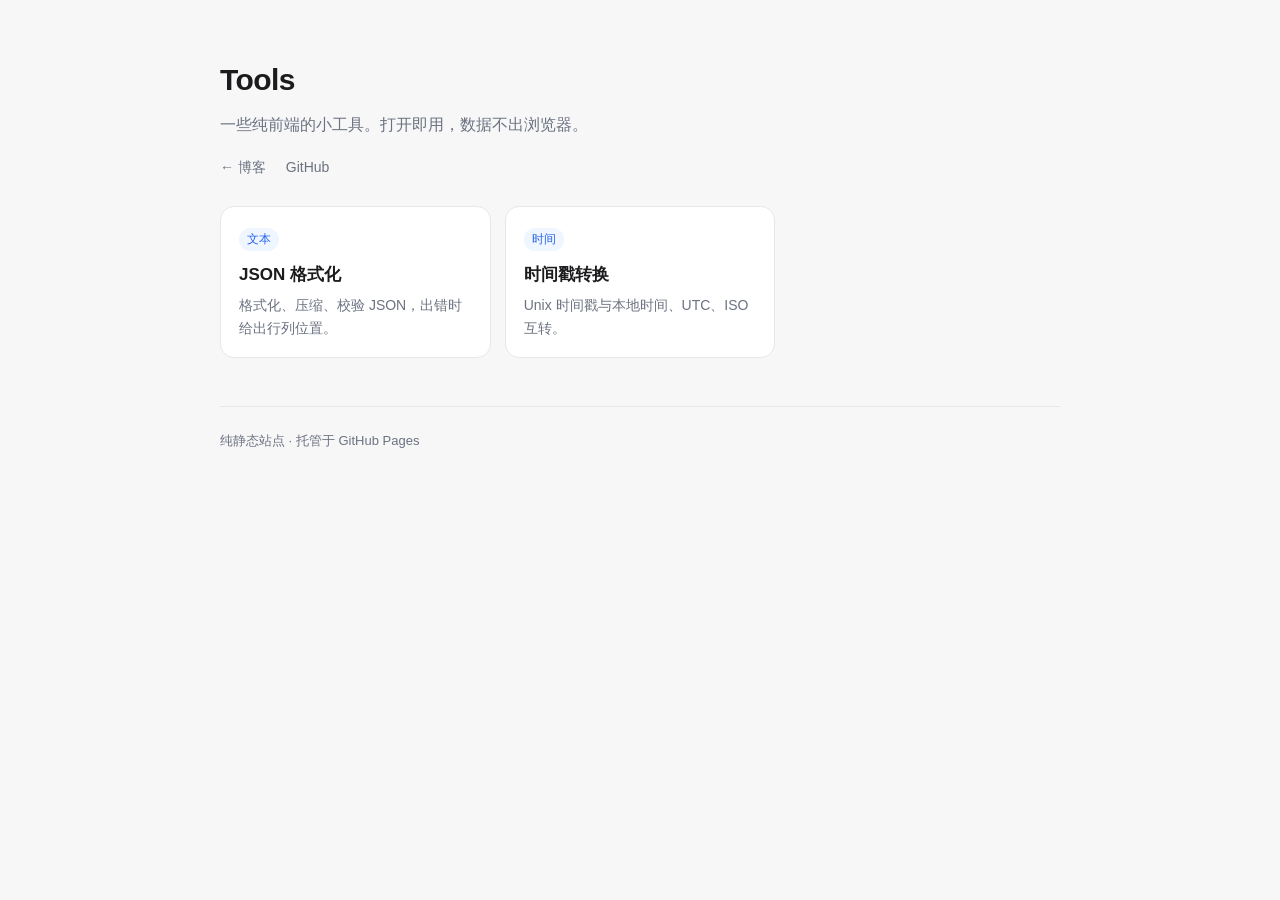
<file: index.html>
<!doctype html>
<html lang="zh-CN">
<head>
<meta charset="utf-8">
<meta name="viewport" content="width=device-width, initial-scale=1">
<title>Tools · pycv</title>
<meta name="description" content="一些纯前端的小工具，打开即用，数据不上传。">
<link rel="stylesheet" href="./assets/style.css">
</head>
<body>
<div class="wrap">
  <header class="site">
    <h1>Tools</h1>
    <p>一些纯前端的小工具。打开即用，数据不出浏览器。</p>
    <nav class="nav">
      <a href="https://pycv.github.io/blog/">← 博客</a>
      <a href="https://github.com/pycv/tools">GitHub</a>
    </nav>
  </header>

  <main class="grid">
    <a class="card" href="./json-formatter/">
      <span class="tag">文本</span>
      <h2>JSON 格式化</h2>
      <p>格式化、压缩、校验 JSON，出错时给出行列位置。</p>
    </a>
    <a class="card" href="./timestamp/">
      <span class="tag">时间</span>
      <h2>时间戳转换</h2>
      <p>Unix 时间戳与本地时间、UTC、ISO 互转。</p>
    </a>
  </main>

  <footer class="site">
    <div>纯静态站点 · 托管于 GitHub Pages</div>
  </footer>
</div>
</body>
</html>
</file>
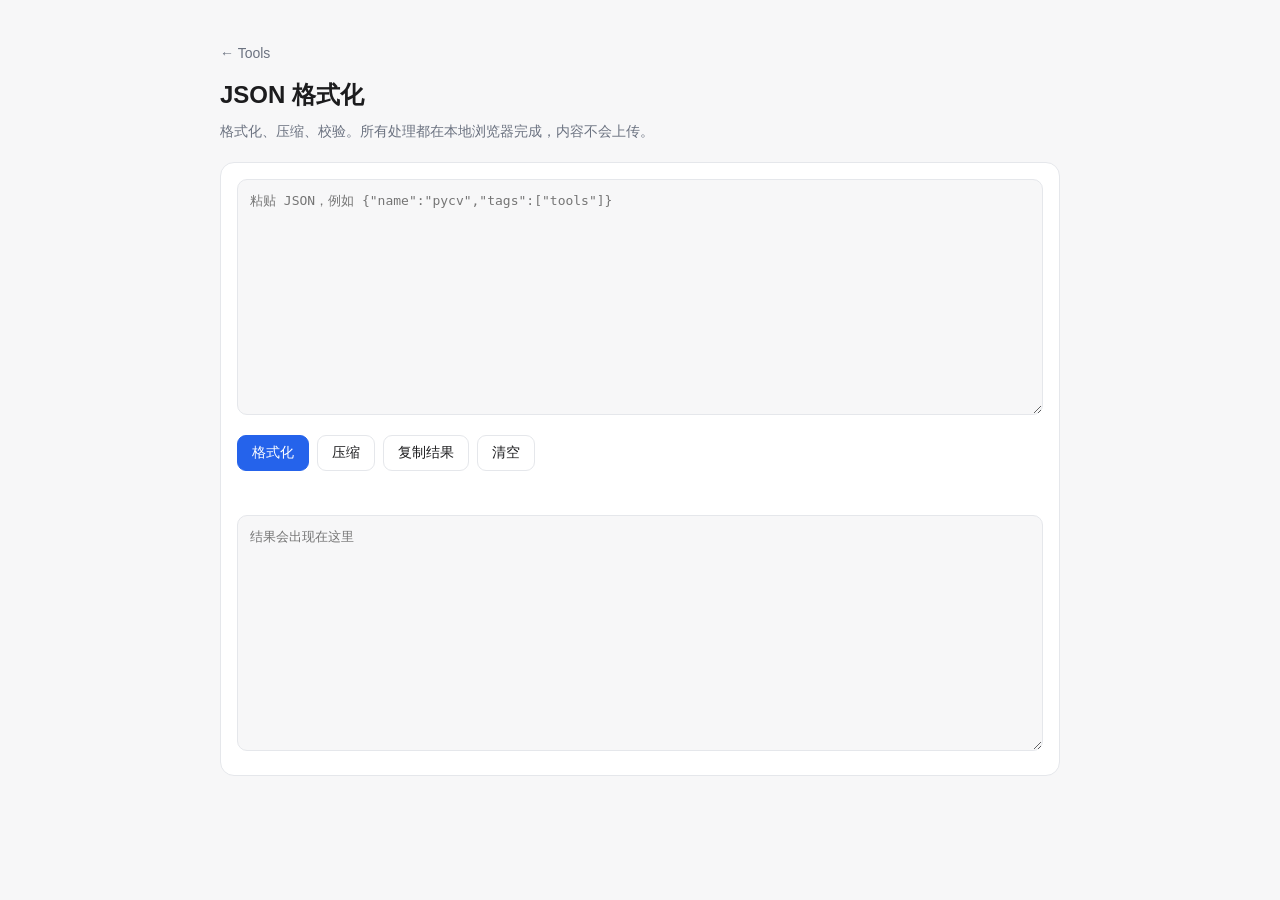
<file: json-formatter/index.html>
<!doctype html>
<html lang="zh-CN">
<head>
<meta charset="utf-8">
<meta name="viewport" content="width=device-width, initial-scale=1">
<title>JSON 格式化 · Tools</title>
<meta name="description" content="在线格式化、压缩、校验 JSON，所有处理都在浏览器本地完成。">
<link rel="stylesheet" href="../assets/style.css">
</head>
<body>
<div class="wrap">
  <div class="tool-head">
    <a href="../">← Tools</a>
    <h1>JSON 格式化</h1>
    <p>格式化、压缩、校验。所有处理都在本地浏览器完成，内容不会上传。</p>
  </div>

  <div class="panel">
    <textarea id="input" rows="14" spellcheck="false" placeholder='粘贴 JSON，例如 {"name":"pycv","tags":["tools"]}'></textarea>
    <div class="row">
      <button class="primary" id="format">格式化</button>
      <button id="minify">压缩</button>
      <button id="copy">复制结果</button>
      <button id="clear">清空</button>
      <span class="meta" id="stats"></span>
    </div>
    <div class="error" id="error"></div>
    <div class="result"><textarea id="output" rows="14" spellcheck="false" readonly placeholder="结果会出现在这里"></textarea></div>
  </div>
</div>

<script>
(function () {
  var input = document.getElementById('input');
  var output = document.getElementById('output');
  var error = document.getElementById('error');
  var stats = document.getElementById('stats');

  function parse() {
    var raw = input.value.trim();
    if (!raw) { throw new Error('输入为空'); }
    try {
      return { value: JSON.parse(raw), raw: raw };
    } catch (e) {
      var m = /position\s+(\d+)/i.exec(e.message);
      var msg = e.message;
      if (m) {
        var pos = Number(m[1]);
        var before = input.value.slice(0, pos);
        var line = before.split('\n').length;
        var col = pos - before.lastIndexOf('\n');
        msg += '（第 ' + line + ' 行，第 ' + col + ' 列）';
      }
      throw new Error(msg);
    }
  }

  function render(text) {
    output.value = text;
    var bytes = new Blob([text]).size;
    stats.textContent = text.length + ' 字符 · ' + bytes + ' 字节 · ' + text.split('\n').length + ' 行';
  }

  function run(mode) {
    error.textContent = '';
    try {
      var parsed = parse();
      render(JSON.stringify(parsed.value, null, mode === 'format' ? 2 : 0));
    } catch (e) {
      output.value = '';
      stats.textContent = '';
      error.textContent = '✗ ' + e.message;
    }
  }

  document.getElementById('format').addEventListener('click', function () { run('format'); });
  document.getElementById('minify').addEventListener('click', function () { run('minify'); });
  document.getElementById('clear').addEventListener('click', function () {
    input.value = ''; output.value = ''; error.textContent = ''; stats.textContent = ''; input.focus();
  });
  document.getElementById('copy').addEventListener('click', async function () {
    if (!output.value) { return; }
    try {
      await navigator.clipboard.writeText(output.value);
      var btn = this; var old = btn.textContent;
      btn.textContent = '已复制';
      setTimeout(function () { btn.textContent = old; }, 1200);
    } catch (e) {
      output.select(); document.execCommand('copy');
    }
  });
  input.addEventListener('keydown', function (e) {
    if ((e.metaKey || e.ctrlKey) && e.key === 'Enter') { run('format'); }
  });
})();
</script>
</body>
</html>
</file>
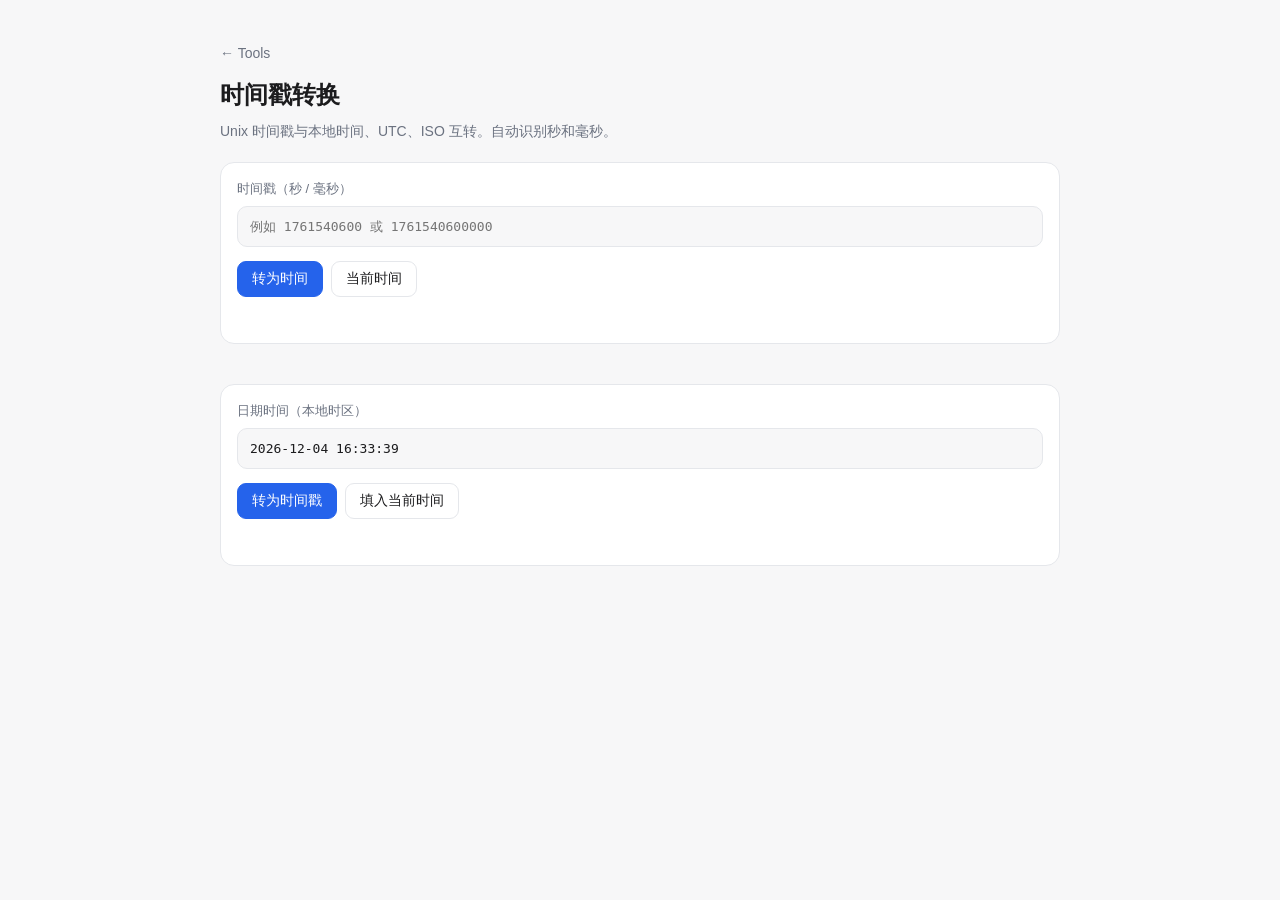
<file: timestamp/index.html>
<!doctype html>
<html lang="zh-CN">
<head>
<meta charset="utf-8">
<meta name="viewport" content="width=device-width, initial-scale=1">
<title>时间戳转换 · Tools</title>
<meta name="description" content="Unix 时间戳与本地时间、UTC、ISO 8601 互转，纯本地计算。">
<link rel="stylesheet" href="../assets/style.css">
</head>
<body>
<div class="wrap">
  <div class="tool-head">
    <a href="../">← Tools</a>
    <h1>时间戳转换</h1>
    <p>Unix 时间戳与本地时间、UTC、ISO 互转。自动识别秒和毫秒。</p>
  </div>

  <div class="panel">
    <div class="field">
      <label for="ts">时间戳（秒 / 毫秒）</label>
      <input type="text" id="ts" inputmode="numeric" placeholder="例如 1761540600 或 1761540600000" autocomplete="off">
    </div>
    <div class="row">
      <button class="primary" id="toDate">转为时间</button>
      <button id="now">当前时间</button>
    </div>
    <div class="error" id="err1"></div>

    <div class="result grid-2" id="out1" style="display:none">
      <div><label>本地时间</label><input type="text" id="r-local" readonly></div>
      <div><label>UTC</label><input type="text" id="r-utc" readonly></div>
      <div><label>ISO 8601</label><input type="text" id="r-iso" readonly></div>
      <div><label>相对现在</label><input type="text" id="r-rel" readonly></div>
    </div>
  </div>

  <div class="panel">
    <div class="field">
      <label for="dt">日期时间（本地时区）</label>
      <input type="text" id="dt" placeholder="例如 2026-10-27 11:30:00" autocomplete="off">
    </div>
    <div class="row">
      <button class="primary" id="toTs">转为时间戳</button>
      <button id="fillNow">填入当前时间</button>
    </div>
    <div class="error" id="err2"></div>

    <div class="result grid-2" id="out2" style="display:none">
      <div><label>秒</label><input type="text" id="r-sec" readonly></div>
      <div><label>毫秒</label><input type="text" id="r-ms" readonly></div>
    </div>
  </div>
</div>

<script>
(function () {
  var $ = function (id) { return document.getElementById(id); };

  function pad(n) { return String(n).padStart(2, '0'); }

  function localString(d) {
    return d.getFullYear() + '-' + pad(d.getMonth() + 1) + '-' + pad(d.getDate()) + ' ' +
           pad(d.getHours()) + ':' + pad(d.getMinutes()) + ':' + pad(d.getSeconds());
  }

  function utcString(d) {
    return d.getUTCFullYear() + '-' + pad(d.getUTCMonth() + 1) + '-' + pad(d.getUTCDate()) + ' ' +
           pad(d.getUTCHours()) + ':' + pad(d.getUTCMinutes()) + ':' + pad(d.getUTCSeconds()) + ' UTC';
  }

  function relative(d) {
    var diff = Math.round((d.getTime() - Date.now()) / 1000);
    var abs = Math.abs(diff);
    var unit = '秒', val = abs;
    if (abs >= 86400) { val = Math.round(abs / 86400); unit = '天'; }
    else if (abs >= 3600) { val = Math.round(abs / 3600); unit = '小时'; }
    else if (abs >= 60) { val = Math.round(abs / 60); unit = '分钟'; }
    return diff === 0 ? '就是现在' : (diff > 0 ? val + ' ' + unit + '后' : val + ' ' + unit + '前');
  }

  $('toDate').addEventListener('click', function () {
    $('err1').textContent = '';
    var raw = $('ts').value.trim();
    if (!/^-?\d+$/.test(raw)) {
      $('err1').textContent = '✗ 请输入纯数字时间戳';
      $('out1').style.display = 'none';
      return;
    }
    var n = Number(raw);
    var ms = raw.replace('-', '').length <= 10 ? n * 1000 : n;
    var d = new Date(ms);
    if (isNaN(d.getTime())) {
      $('err1').textContent = '✗ 时间戳超出可表示范围';
      $('out1').style.display = 'none';
      return;
    }
    $('r-local').value = localString(d);
    $('r-utc').value = utcString(d);
    $('r-iso').value = d.toISOString();
    $('r-rel').value = relative(d);
    $('out1').style.display = '';
  });

  $('now').addEventListener('click', function () {
    $('ts').value = String(Math.floor(Date.now() / 1000));
    $('toDate').click();
  });

  $('toTs').addEventListener('click', function () {
    $('err2').textContent = '';
    var raw = $('dt').value.trim();
    if (!raw) { $('err2').textContent = '✗ 请输入日期时间'; return; }
    var normalized = raw.replace(' ', 'T');
    var d = new Date(normalized);
    if (isNaN(d.getTime())) {
      $('err2').textContent = '✗ 无法解析，试试 2026-10-27 11:30:00';
      $('out2').style.display = 'none';
      return;
    }
    $('r-sec').value = String(Math.floor(d.getTime() / 1000));
    $('r-ms').value = String(d.getTime());
    $('out2').style.display = '';
  });

  $('fillNow').addEventListener('click', function () {
    $('dt').value = localString(new Date());
  });

  $('fillNow').click();
})();
</script>
</body>
</html>
</file>
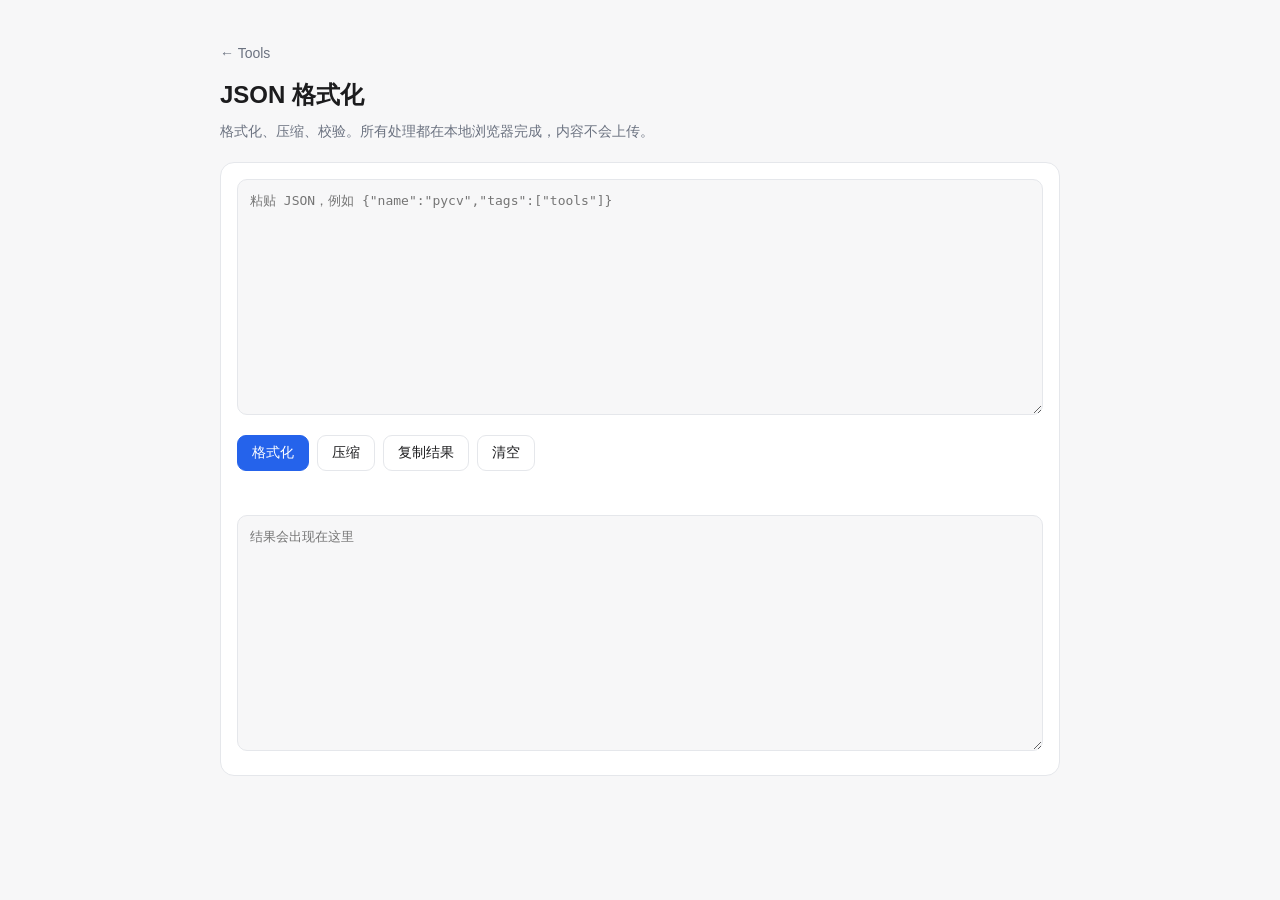
<file: tools/json-formatter/index.html>
<!doctype html>
<html lang="zh-CN">
<head>
<meta charset="utf-8">
<meta name="viewport" content="width=device-width, initial-scale=1">
<title>JSON 格式化 · Tools</title>
<meta name="description" content="在线格式化、压缩、校验 JSON，所有处理都在浏览器本地完成。">
<link rel="stylesheet" href="../../assets/style.css">
</head>
<body>
<div class="wrap">
  <div class="tool-head">
    <a href="../../">← Tools</a>
    <h1>JSON 格式化</h1>
    <p>格式化、压缩、校验。所有处理都在本地浏览器完成，内容不会上传。</p>
  </div>

  <div class="panel">
    <textarea id="input" rows="14" spellcheck="false" placeholder='粘贴 JSON，例如 {"name":"pycv","tags":["tools"]}'></textarea>
    <div class="row">
      <button class="primary" id="format">格式化</button>
      <button id="minify">压缩</button>
      <button id="copy">复制结果</button>
      <button id="clear">清空</button>
      <span class="meta" id="stats"></span>
    </div>
    <div class="error" id="error"></div>
    <div class="result"><textarea id="output" rows="14" spellcheck="false" readonly placeholder="结果会出现在这里"></textarea></div>
  </div>
</div>

<script>
(function () {
  var input = document.getElementById('input');
  var output = document.getElementById('output');
  var error = document.getElementById('error');
  var stats = document.getElementById('stats');

  function parse() {
    var raw = input.value.trim();
    if (!raw) { throw new Error('输入为空'); }
    try {
      return { value: JSON.parse(raw), raw: raw };
    } catch (e) {
      var m = /position\s+(\d+)/i.exec(e.message);
      var msg = e.message;
      if (m) {
        var pos = Number(m[1]);
        var before = input.value.slice(0, pos);
        var line = before.split('\n').length;
        var col = pos - before.lastIndexOf('\n');
        msg += '（第 ' + line + ' 行，第 ' + col + ' 列）';
      }
      throw new Error(msg);
    }
  }

  function render(text) {
    output.value = text;
    var bytes = new Blob([text]).size;
    stats.textContent = text.length + ' 字符 · ' + bytes + ' 字节 · ' + text.split('\n').length + ' 行';
  }

  function run(mode) {
    error.textContent = '';
    try {
      var parsed = parse();
      render(JSON.stringify(parsed.value, null, mode === 'format' ? 2 : 0));
    } catch (e) {
      output.value = '';
      stats.textContent = '';
      error.textContent = '✗ ' + e.message;
    }
  }

  document.getElementById('format').addEventListener('click', function () { run('format'); });
  document.getElementById('minify').addEventListener('click', function () { run('minify'); });
  document.getElementById('clear').addEventListener('click', function () {
    input.value = ''; output.value = ''; error.textContent = ''; stats.textContent = ''; input.focus();
  });
  document.getElementById('copy').addEventListener('click', async function () {
    if (!output.value) { return; }
    try {
      await navigator.clipboard.writeText(output.value);
      var btn = this; var old = btn.textContent;
      btn.textContent = '已复制';
      setTimeout(function () { btn.textContent = old; }, 1200);
    } catch (e) {
      output.select(); document.execCommand('copy');
    }
  });
  input.addEventListener('keydown', function (e) {
    if ((e.metaKey || e.ctrlKey) && e.key === 'Enter') { run('format'); }
  });
})();
</script>
</body>
</html>
</file>
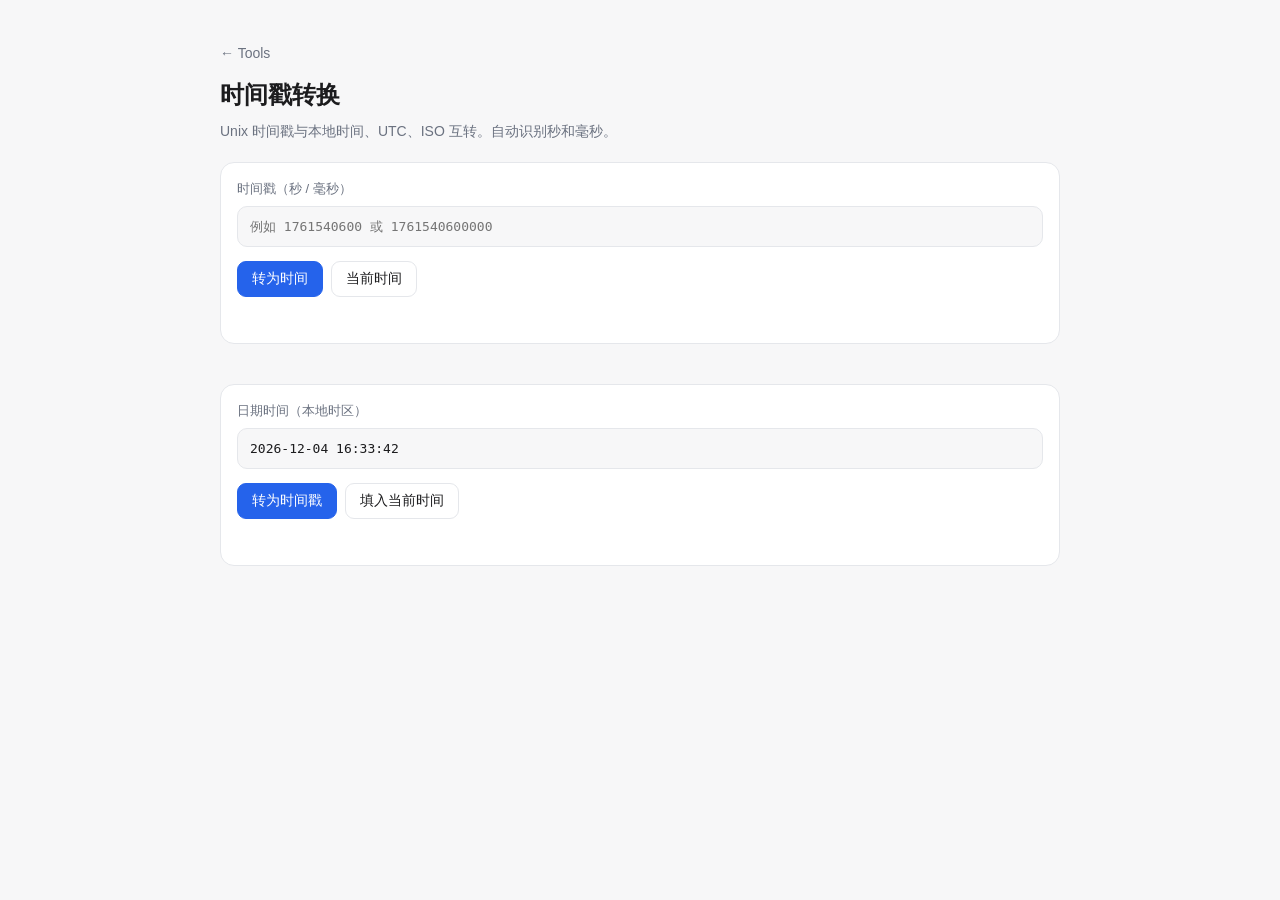
<file: tools/timestamp/index.html>
<!doctype html>
<html lang="zh-CN">
<head>
<meta charset="utf-8">
<meta name="viewport" content="width=device-width, initial-scale=1">
<title>时间戳转换 · Tools</title>
<meta name="description" content="Unix 时间戳与本地时间、UTC、ISO 8601 互转，纯本地计算。">
<link rel="stylesheet" href="../../assets/style.css">
</head>
<body>
<div class="wrap">
  <div class="tool-head">
    <a href="../../">← Tools</a>
    <h1>时间戳转换</h1>
    <p>Unix 时间戳与本地时间、UTC、ISO 互转。自动识别秒和毫秒。</p>
  </div>

  <div class="panel">
    <div class="field">
      <label for="ts">时间戳（秒 / 毫秒）</label>
      <input type="text" id="ts" inputmode="numeric" placeholder="例如 1761540600 或 1761540600000" autocomplete="off">
    </div>
    <div class="row">
      <button class="primary" id="toDate">转为时间</button>
      <button id="now">当前时间</button>
    </div>
    <div class="error" id="err1"></div>

    <div class="result grid-2" id="out1" style="display:none">
      <div><label>本地时间</label><input type="text" id="r-local" readonly></div>
      <div><label>UTC</label><input type="text" id="r-utc" readonly></div>
      <div><label>ISO 8601</label><input type="text" id="r-iso" readonly></div>
      <div><label>相对现在</label><input type="text" id="r-rel" readonly></div>
    </div>
  </div>

  <div class="panel">
    <div class="field">
      <label for="dt">日期时间（本地时区）</label>
      <input type="text" id="dt" placeholder="例如 2026-10-27 11:30:00" autocomplete="off">
    </div>
    <div class="row">
      <button class="primary" id="toTs">转为时间戳</button>
      <button id="fillNow">填入当前时间</button>
    </div>
    <div class="error" id="err2"></div>

    <div class="result grid-2" id="out2" style="display:none">
      <div><label>秒</label><input type="text" id="r-sec" readonly></div>
      <div><label>毫秒</label><input type="text" id="r-ms" readonly></div>
    </div>
  </div>
</div>

<script>
(function () {
  var $ = function (id) { return document.getElementById(id); };

  function pad(n) { return String(n).padStart(2, '0'); }

  function localString(d) {
    return d.getFullYear() + '-' + pad(d.getMonth() + 1) + '-' + pad(d.getDate()) + ' ' +
           pad(d.getHours()) + ':' + pad(d.getMinutes()) + ':' + pad(d.getSeconds());
  }

  function utcString(d) {
    return d.getUTCFullYear() + '-' + pad(d.getUTCMonth() + 1) + '-' + pad(d.getUTCDate()) + ' ' +
           pad(d.getUTCHours()) + ':' + pad(d.getUTCMinutes()) + ':' + pad(d.getUTCSeconds()) + ' UTC';
  }

  function relative(d) {
    var diff = Math.round((d.getTime() - Date.now()) / 1000);
    var abs = Math.abs(diff);
    var unit = '秒', val = abs;
    if (abs >= 86400) { val = Math.round(abs / 86400); unit = '天'; }
    else if (abs >= 3600) { val = Math.round(abs / 3600); unit = '小时'; }
    else if (abs >= 60) { val = Math.round(abs / 60); unit = '分钟'; }
    return diff === 0 ? '就是现在' : (diff > 0 ? val + ' ' + unit + '后' : val + ' ' + unit + '前');
  }

  $('toDate').addEventListener('click', function () {
    $('err1').textContent = '';
    var raw = $('ts').value.trim();
    if (!/^-?\d+$/.test(raw)) {
      $('err1').textContent = '✗ 请输入纯数字时间戳';
      $('out1').style.display = 'none';
      return;
    }
    var n = Number(raw);
    var ms = raw.replace('-', '').length <= 10 ? n * 1000 : n;
    var d = new Date(ms);
    if (isNaN(d.getTime())) {
      $('err1').textContent = '✗ 时间戳超出可表示范围';
      $('out1').style.display = 'none';
      return;
    }
    $('r-local').value = localString(d);
    $('r-utc').value = utcString(d);
    $('r-iso').value = d.toISOString();
    $('r-rel').value = relative(d);
    $('out1').style.display = '';
  });

  $('now').addEventListener('click', function () {
    $('ts').value = String(Math.floor(Date.now() / 1000));
    $('toDate').click();
  });

  $('toTs').addEventListener('click', function () {
    $('err2').textContent = '';
    var raw = $('dt').value.trim();
    if (!raw) { $('err2').textContent = '✗ 请输入日期时间'; return; }
    var normalized = raw.replace(' ', 'T');
    var d = new Date(normalized);
    if (isNaN(d.getTime())) {
      $('err2').textContent = '✗ 无法解析，试试 2026-10-27 11:30:00';
      $('out2').style.display = 'none';
      return;
    }
    $('r-sec').value = String(Math.floor(d.getTime() / 1000));
    $('r-ms').value = String(d.getTime());
    $('out2').style.display = '';
  });

  $('fillNow').addEventListener('click', function () {
    $('dt').value = localString(new Date());
  });

  $('fillNow').click();
})();
</script>
</body>
</html>
</file>
<file: assets/style.css>
:root {
  --bg: #f7f7f8;
  --card: #ffffff;
  --text: #1c1c1e;
  --muted: #6b7280;
  --border: #e5e7eb;
  --accent: #2563eb;
  --accent-soft: #eff6ff;
  --danger: #dc2626;
  --radius: 14px;
  --mono: ui-monospace, SFMono-Regular, Menlo, Consolas, monospace;
}
@media (prefers-color-scheme: dark) {
  :root {
    --bg: #111214;
    --card: #1a1c1f;
    --text: #e8e8ea;
    --muted: #9aa0a6;
    --border: #2a2d31;
    --accent: #60a5fa;
    --accent-soft: #1e293b;
    --danger: #f87171;
  }
}
* { box-sizing: border-box; }
html { -webkit-text-size-adjust: 100%; }
body {
  margin: 0;
  background: var(--bg);
  color: var(--text);
  font: 16px/1.6 -apple-system, BlinkMacSystemFont, "Segoe UI", "PingFang SC",
        "Hiragino Sans GB", "Microsoft YaHei", sans-serif;
}
a { color: var(--accent); text-decoration: none; }
a:hover { text-decoration: underline; }
.wrap { max-width: 880px; margin: 0 auto; padding: 0 20px; }
header.site { padding: 56px 0 28px; }
header.site h1 { margin: 0 0 8px; font-size: 30px; letter-spacing: -0.02em; }
header.site p { margin: 0; color: var(--muted); }
.nav { margin-top: 18px; font-size: 14px; }
.nav a { color: var(--muted); margin-right: 16px; }
.grid {
  display: grid; gap: 14px;
  grid-template-columns: repeat(auto-fill, minmax(240px, 1fr));
  padding-bottom: 48px;
}
.card {
  display: block; padding: 18px; border: 1px solid var(--border);
  border-radius: var(--radius); background: var(--card); color: inherit;
  transition: transform .15s ease, border-color .15s ease;
}
.card:hover { transform: translateY(-2px); border-color: var(--accent); text-decoration: none; }
.card h2 { margin: 0 0 6px; font-size: 17px; }
.card p { margin: 0; color: var(--muted); font-size: 14px; }
.card .tag {
  display: inline-block; margin-bottom: 10px; padding: 2px 8px;
  border-radius: 999px; background: var(--accent-soft); color: var(--accent);
  font-size: 12px;
}
footer.site {
  padding: 24px 0 40px; border-top: 1px solid var(--border);
  color: var(--muted); font-size: 13px;
}
.tool-head { padding: 40px 0 20px; }
.tool-head a { font-size: 14px; color: var(--muted); }
.tool-head h1 { margin: 10px 0 6px; font-size: 24px; }
.tool-head p { margin: 0; color: var(--muted); font-size: 14px; }
.panel {
  border: 1px solid var(--border); border-radius: var(--radius);
  background: var(--card); padding: 16px; margin-bottom: 40px;
}
textarea, input[type="text"] {
  width: 100%; padding: 12px; border-radius: 10px; border: 1px solid var(--border);
  background: var(--bg); color: var(--text); font-family: var(--mono); font-size: 13px;
  resize: vertical;
}
textarea:focus, input:focus { outline: 2px solid var(--accent); outline-offset: -1px; }
.row { display: flex; flex-wrap: wrap; gap: 8px; margin-top: 12px; align-items: center; }
button {
  padding: 8px 14px; border-radius: 9px; border: 1px solid var(--border);
  background: var(--card); color: var(--text); font-size: 14px; cursor: pointer;
}
button:hover { border-color: var(--accent); color: var(--accent); }
button.primary { background: var(--accent); border-color: var(--accent); color: #fff; }
button.primary:hover { opacity: .9; color: #fff; }
.meta { margin-left: auto; color: var(--muted); font-size: 13px; }
.error { color: var(--danger); font-size: 13px; margin-top: 10px; min-height: 20px; font-family: var(--mono); }
.result { margin-top: 14px; }
.grid-2 { display: grid; gap: 14px; grid-template-columns: repeat(auto-fit, minmax(260px, 1fr)); }
.field { margin-bottom: 14px; }
.field label { display: block; margin-bottom: 6px; font-size: 13px; color: var(--muted); }
code.inline { font-family: var(--mono); background: var(--bg); padding: 1px 5px; border-radius: 5px; }
</file>
